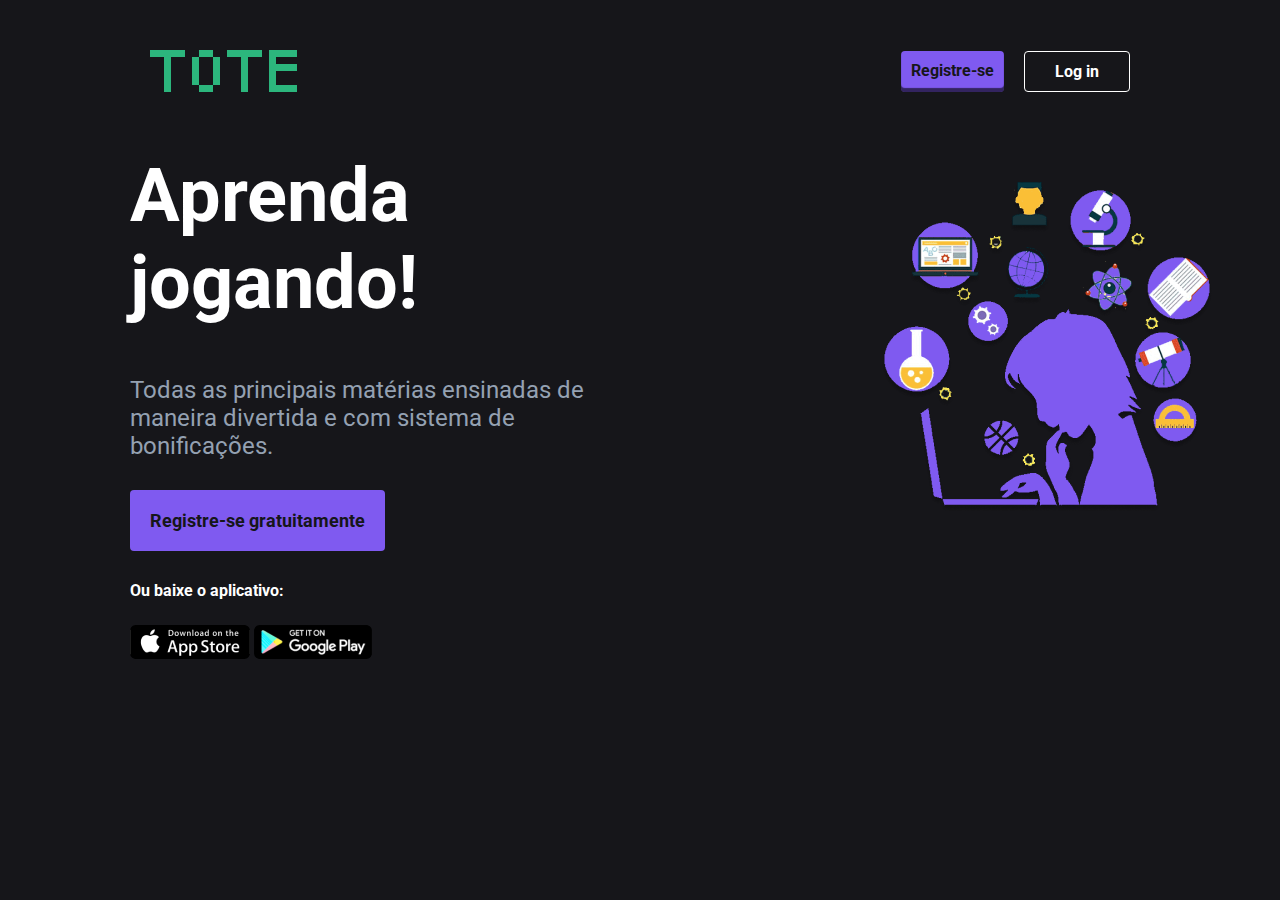
<file: index.html>
<!DOCTYPE html>
<html lang="pt-BR">

<head>
    <meta charset="utf-8">
    <meta http-equiv="X-UA-Compatible" content="IE=edge">
    <meta name="viewport" content="width=device-width, initial-scale=1">

    <title>TOTE - Página Principal</title>
    <link rel="stylesheet" type="text/css" href="./css/style.css" />
    <link rel="stylesheet" type="text/css" href="./css/pagina-principal.css">
</head>

<body>
    
    <header>
        <img src="./img/TOTE.svg" alt="Logo TOTE">
        <nav>
            <a href="./pages/cadastro.html" class="button-regis">Registre-se</a>
            <a href="./pages/login.html" class="button-log">Log in</a>
        </nav>
    </header>

    <main>
        <section class="container">

            <div class="landing-text">
                <h1>Aprenda jogando!</h1>
                <p class="text">Todas as principais matérias ensinadas de maneira divertida e com sistema de bonificações.</p>
                <a href="./pages/cadastro.html" class="button-regis2">Registre-se gratuitamente</a>
                <a href="./pages/login.html" class="button-log hide">Log in</a>

                
                <div class="landing-social">
                    <p>Ou baixe o aplicativo:</p>
                    <img src="./img/apple-store.png" alt="Download App Store">
                    <img src="./img/google-play.png" alt="Download Google Play">
                </div>
            </div>


                <div class="landing-image">
                    <img src="./img/INICIO.png" alt="Imagem Institucional">
                </div>
        </section>
    </main>

</body>

</html>
</file>
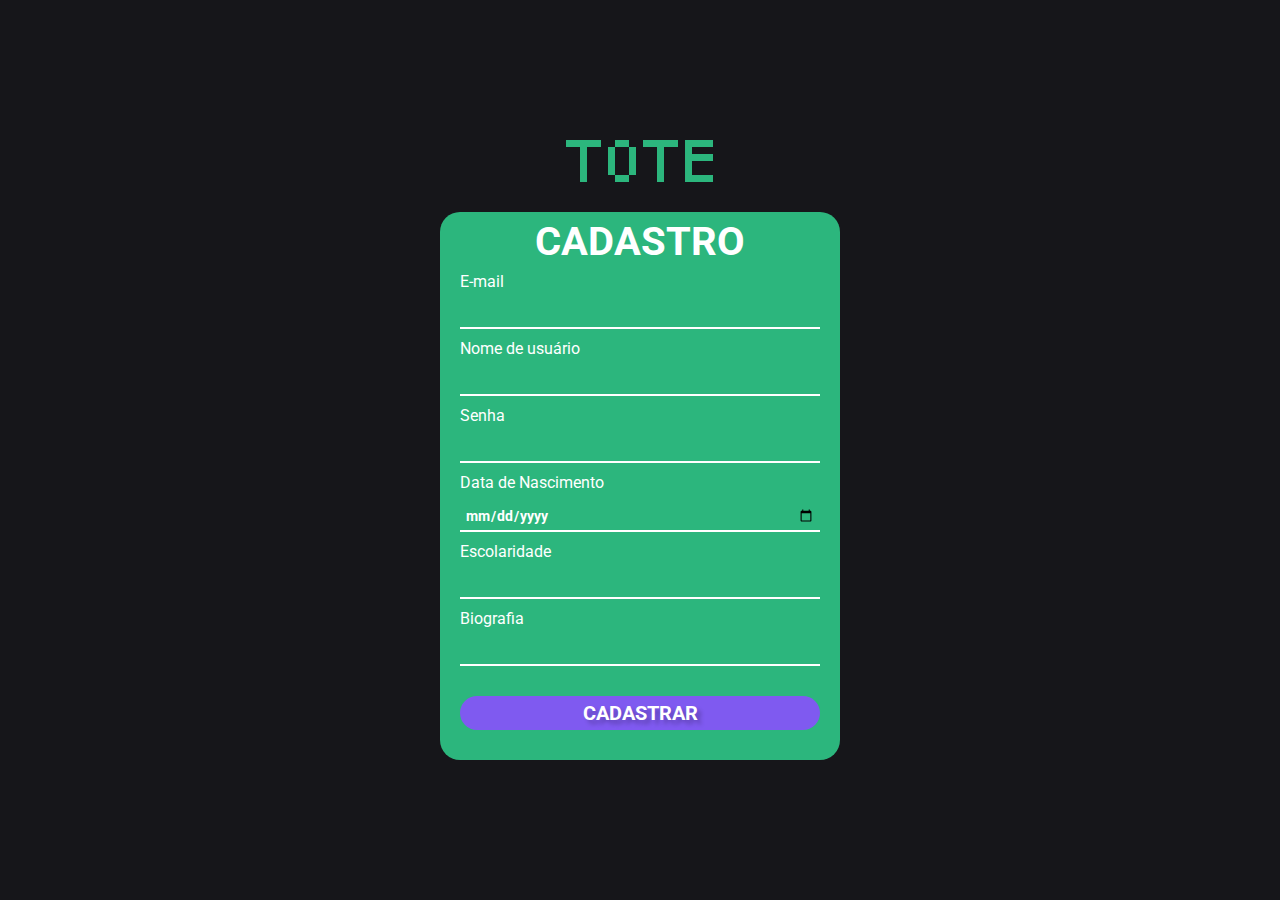
<file: pages/cadastro.html>
<!DOCTYPE html>
<html lang="pt-BR">

<head>
    <meta charset="utf-8">
    <meta http-equiv="X-UA-Compatible" content="IE=edge">
    <meta name="viewport" content="width=device-width, initial-scale=1">

    <title>TOTE</title>
    <link rel="stylesheet" type="text/css" href="../css/style.css" />
    <link rel="stylesheet" type="text/css" href="../css/cadastro.css" />
</head>


<body>
    <section class="section-login">
        <img class="logo" src="../img/TOTE.svg" alt="Logo TOTE">
        <div class="login-box">

            <h1>CADASTRO</h1>

            <div class="input-box">
                <label>E-mail</label>
                <input type="email" autocomplete="on">
            </div>

            <div class="input-box">
                <label>Nome de usuário</label>
                <input type="text" autocomplete="on">
            </div>

            <div class="input-box">
                <label>Senha</label>
                <input type="password" autocomplete="on">
            </div>

            <div class="input-box">
                <label>Data de Nascimento</label>
                <input type="date" autocomplete="on">
            </div>

            <div class="input-box">
                <label>Escolaridade</label>
                <input type="text" autocomplete="on">
            </div>
            <div class="input-box">
                <label>Biografia</label>
                <input type="text" autocomplete="on">
            </div>


            <div class="button-box">
                <a href="login.html"><button id="login" class="button-regis2">CADASTRAR</button></a>
            </div>
        </div>

    </section>

</body>

</html>
</file>
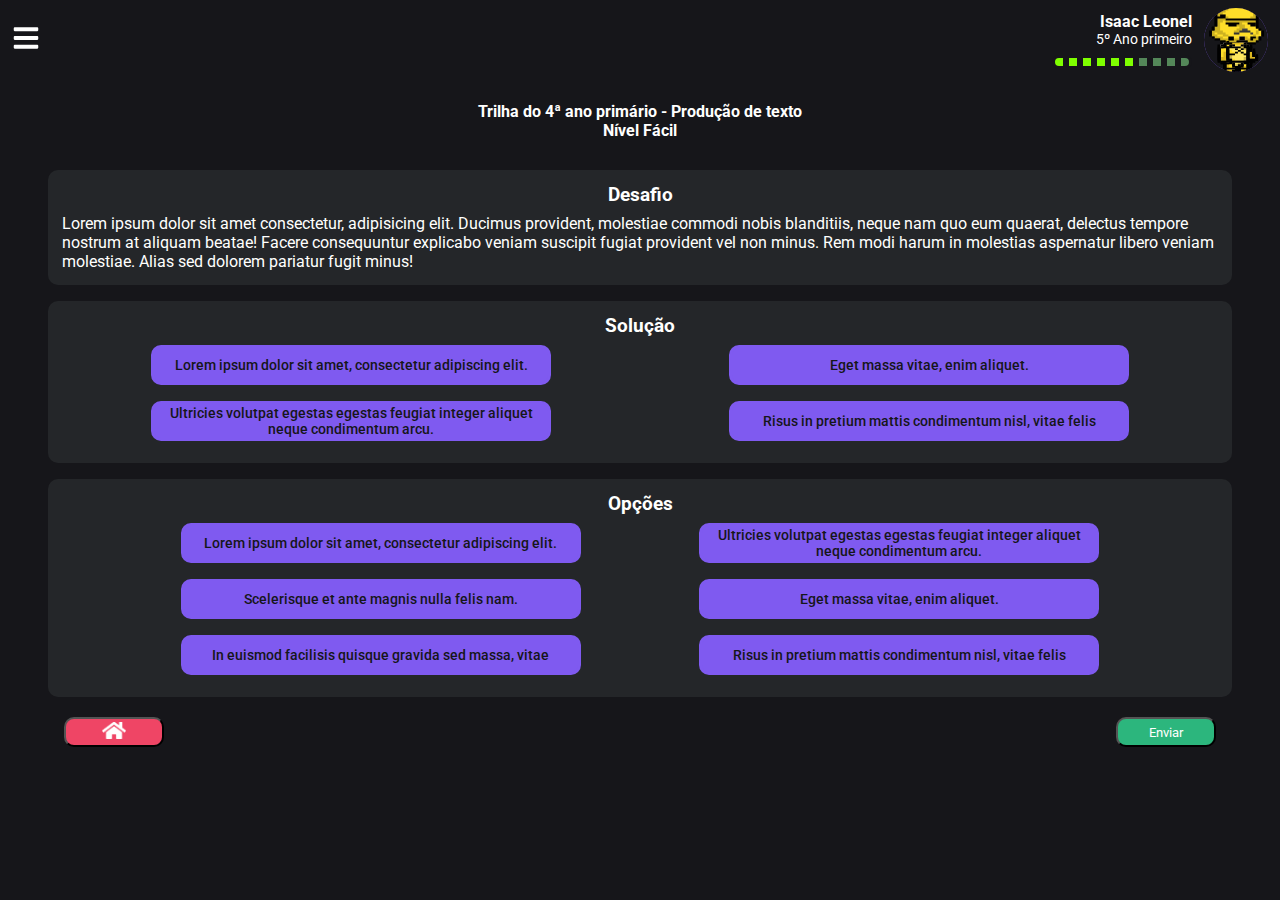
<file: pages/challenge.html>
<!DOCTYPE html>
<html lang="en">
  <head>
    <meta charset="UTF-8" />
    <meta http-equiv="X-UA-Compatible" content="IE=edge" />
    <meta name="viewport" content="width=device-width, initial-scale=1.0" />
    <title>TOTE - Challenge</title>
    <link rel="stylesheet" href="../css/style.css" />
    <link rel="stylesheet" href="../css/challenge.css" />
    <link rel="stylesheet" href="../css/modalVictory.css">
  </head>
  <body>
    <header>
      <div>
        <img class="hamburger-menu" src="../img/home-bar.svg" alt="" />
      </div>
      <div id="user-card">
        <div id="user-data">
          <span class="user-name">Isaac Leonel</span>
          <span class="user-email">5º Ano primeiro</span>
          <div id="exp-bar">
            <span class="gotten"></span>
            <span class="gotten"></span>
            <span class="gotten"></span>
            <span class="gotten"></span>
            <span class="gotten"></span>
            <span class="gotten"></span>
            <span></span>
            <span></span>
            <span></span>
            <span></span>
          </div>
        </div>
        <div id="user-avatar">
          <img src="../img/charAluno.svg" alt="" />
        </div>
      </div>
    </header>
    <div id="content">
      <div class="challenge-info">
        <h2>Trilha do 4ª ano primário - Produção de texto</h2>
        <h4>Nível Fácil</h4>
      </div>
      <div class="box challenge-description">
        <h3>Desafio</h3>
        <p>
          Lorem ipsum dolor sit amet consectetur, adipisicing elit. Ducimus
          provident, molestiae commodi nobis blanditiis, neque nam quo eum
          quaerat, delectus tempore nostrum at aliquam beatae! Facere
          consequuntur explicabo veniam suscipit fugiat provident vel non minus.
          Rem modi harum in molestias aspernatur libero veniam molestiae. Alias
          sed dolorem pariatur fugit minus!
        </p>
      </div>
      <div class="box">
        <h3>Solução</h3>
        <div class="options">
          <span class="button-option"
            >Lorem ipsum dolor sit amet, consectetur adipiscing elit.</span
          >
          <span class="button-option">Eget massa vitae, enim aliquet. </span>
          <span class="button-option"
            >Ultricies volutpat egestas egestas feugiat integer aliquet neque
            condimentum arcu.</span
          >
          <span class="button-option"
            >Risus in pretium mattis condimentum nisl, vitae felis</span
          >
        </div>
      </div>
      <div class="box">
        <h3>Opções</h3>
        <div class="options">
          <a onclick="abrir()" href="#modal">
          <button class="button-option" type="button">
            Lorem ipsum dolor sit amet, consectetur adipiscing elit.
          </button></a>
          <a onclick="abrir()" href="#modal"><button class="button-option" type="button">
            Ultricies volutpat egestas egestas feugiat integer aliquet neque
            condimentum arcu.
          </button></a>
          <a onclick="abrir()" href="#modal"> <button class="button-option" type="button">
            Scelerisque et ante magnis nulla felis nam.
          </button></a>
          <a onclick="abrir()" href="#modal"> <button class="button-option" type="button">
            Eget massa vitae, enim aliquet.
          </button></a>
          <a onclick="abrir()" href="#modal"> <button class="button-option" type="button">
            In euismod facilisis quisque gravida sed massa, vitae
          </button></a>
          <a onclick="abrir()" href="#modal"> <button class="button-option" type="button">
            Risus in pretium mattis condimentum nisl, vitae felis
          </button></a>
        </div>
      </div>
    </div>

    

      <!-- footer -->
    <div class="footer">
      <button class="button-home" type="button">
        <a href="../pages/dashboard.html"><img src="../img/home Icon.png" alt="Home" /></a>
      </button>
      <a href="../pages/challengeFailed.html"><button class="button-send" type="button">Enviar</button></a>


      <!-- MODAL -->
      <div id= "modal" class="modal">
        <div class="modal-container">
            <div class="profile-about">
              <div class="titleModal">
                <h1>PARABÉNS</h1>
              </div>
              <div class="containerVictory">
                <div class="modalStars">
                   <img src="../img/stars.svg" alt="" srcset="">
                </div>
                <div class="modalChar">
                  <img src="../img/charFeliz.png" alt="" srcset="">
                </div>
                <div id="exp-bar">
                  <span class="gotten"></span>
                  <span class="gotten"></span>
                  <span class="gotten"></span>
                  <span class="gotten"></span>
                  <span class="gotten"></span>
                  <span class="gotten"></span>
                  <span class="gotten"></span>
                  <span></span>
                  <span></span>
                  <span></span>
                  
                </div>
                <p>+45 XP</p>
                
                <div>
                  <h2>ITENS CONQUISTADOS</h2>
                  <ul class="containerItens">
                    <li class="itemCard"> 
                      <img src="../img/espada.png">
                      <p>Espada <br>de Bhaskara</p>
                    </li>
                    <li class="itemCard"> 
                      <img src="../img/espada.png">
                      <p>Espada <br>de Bhaskara</p>
                    </li>
                    <li class="itemCard"> 
                      <img src="../img/espada.png">
                      <p>Espada <br>de Bhaskara</p>
                    </li>
                  </ul>
                </div>
              </div>
              <a href="dashboard.html" class="buttomVic"><button>CONTINUE</button></a>
              <a href="dashboard.html" class="backtomenu">VOLTAR AO MENU</a>
            
            </div>
        </div>

        <div>
            <a onclick="fechar()" class="fechar" href=""><img src="../img/Buttom Close.png" alt=""></a>
        </div>
    </div>

    <script src="../js/modal.js"></script>
  </body>
</html>
</file>
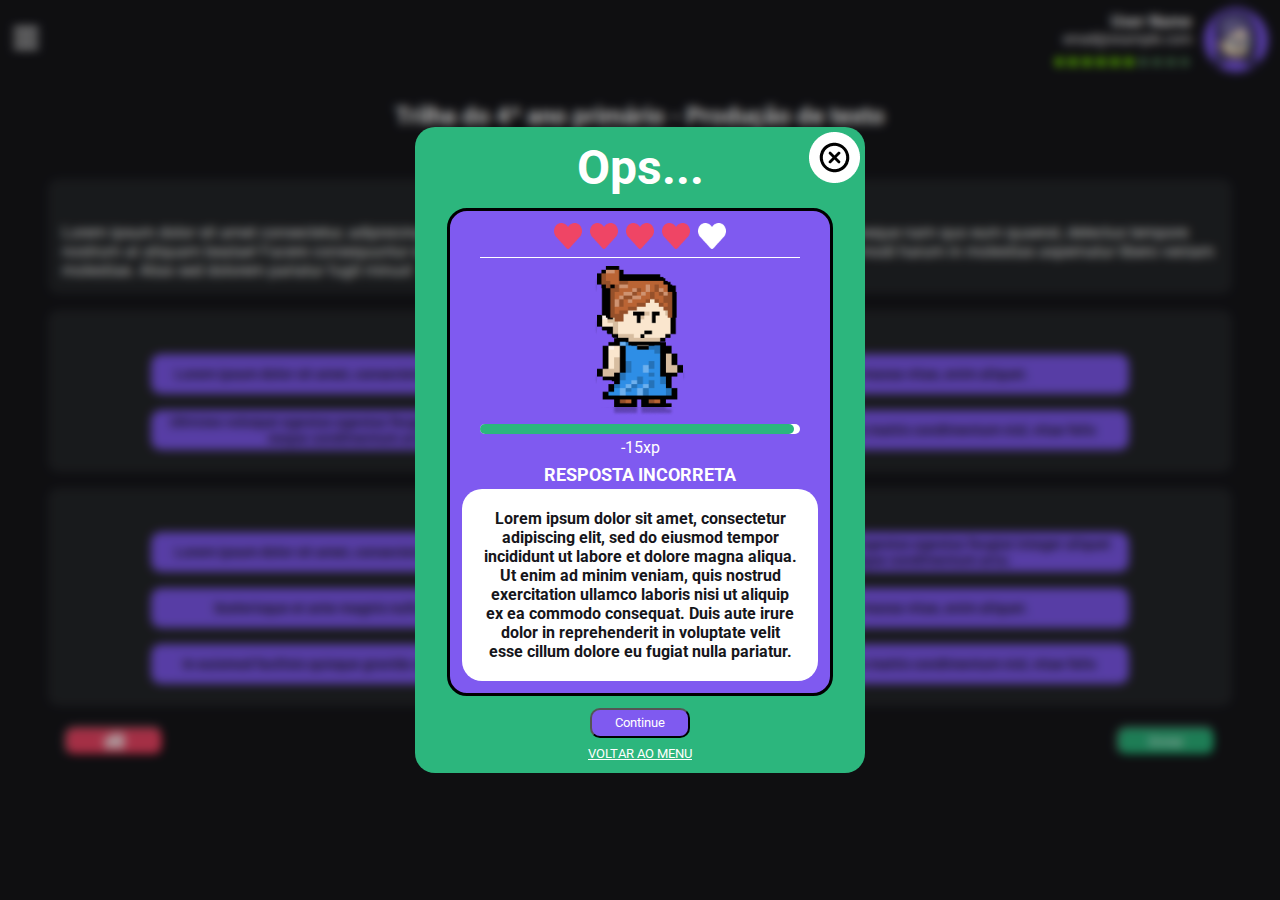
<file: pages/challengeFailed.html>
<!DOCTYPE html>
<html lang="en">
  <head>
    <meta charset="UTF-8" />
    <meta http-equiv="X-UA-Compatible" content="IE=edge" />
    <meta name="viewport" content="width=device-width, initial-scale=1.0" />
    <title>TOTE - Challenge</title>
    <link rel="stylesheet" href="../css/style.css" />
    <link rel="stylesheet" href="../css/challenge.css" />
  </head>
  <body>
    <header>
      <div>
        <img class="hamburger-menu" src="../img/home-bar.svg" alt="" />
      </div>
      <div id="user-card">
        <div id="user-data">
          <span class="user-name">User Name</span>
          <span class="user-email">email@example.com</span>
          <div id="exp-bar">
            <span class="gotten"></span>
            <span class="gotten"></span>
            <span class="gotten"></span>
            <span class="gotten"></span>
            <span class="gotten"></span>
            <span class="gotten"></span>
            <span></span>
            <span></span>
            <span></span>
            <span></span>
          </div>
        </div>
        <div id="user-avatar">
          <img src="../img/avatar-purple.png" alt="" />
        </div>
      </div>
    </header>
    <div id="content">
      <div class="challenge-info">
        <h2>Trilha do 4ª ano primário - Produção de texto</h2>
        <h4>Nível Fácil</h4>
      </div>
      <div class="box challenge-description">
        <h3>Desafio</h3>
        <p>
          Lorem ipsum dolor sit amet consectetur, adipisicing elit. Ducimus
          provident, molestiae commodi nobis blanditiis, neque nam quo eum
          quaerat, delectus tempore nostrum at aliquam beatae! Facere
          consequuntur explicabo veniam suscipit fugiat provident vel non minus.
          Rem modi harum in molestias aspernatur libero veniam molestiae. Alias
          sed dolorem pariatur fugit minus!
        </p>
      </div>
      <div class="box">
        <h3>Solução</h3>
        <div class="options">
          <span class="button-option"
            >Lorem ipsum dolor sit amet, consectetur adipiscing elit.</span
          >
          <span class="button-option">Eget massa vitae, enim aliquet. </span>
          <span class="button-option"
            >Ultricies volutpat egestas egestas feugiat integer aliquet neque
            condimentum arcu.</span
          >
          <span class="button-option"
            >Risus in pretium mattis condimentum nisl, vitae felis</span
          >
        </div>
      </div>
      <div class="box">
        <h3>Opções</h3>
        <div class="options">
          <button class="button-option" type="button">
            Lorem ipsum dolor sit amet, consectetur adipiscing elit.
          </button>
          <button class="button-option" type="button">
            Ultricies volutpat egestas egestas feugiat integer aliquet neque
            condimentum arcu.
          </button>
          <button class="button-option" type="button">
            Scelerisque et ante magnis nulla felis nam.
          </button>
          <button class="button-option" type="button">
            Eget massa vitae, enim aliquet.
          </button>
          <button class="button-option" type="button">
            In euismod facilisis quisque gravida sed massa, vitae
          </button>
          <button class="button-option" type="button">
            Risus in pretium mattis condimentum nisl, vitae felis
          </button>
        </div>
      </div>
    </div>
    <div class="footer">
      <button class="button-home" type="button">
        <img src="../img/home Icon.png" alt="Home" />
      </button>
     <button class="button-send" type="button">Enviar</button>
    </div>
    <div class="blur">
      <div class="card">
        <a href="./challenge.html" class="close-button">
          <img src="../img/buttom-close.png" alt="" />
        </a>
        <h1>Ops...</h1>
        <div class="inside-card">
          <div class="heart-bar">
            <img src="../img/heartFull.png" alt="heartFull" />
            <img src="../img/heartFull.png" alt="heartFull" />
            <img src="../img/heartFull.png" alt="heartFull" />
            <img src="../img/heartFull.png" alt="heartFull" />
            <img src="../img/HeartEmpt.png" alt="heartEmpt" />
          </div>
          <img class="avatar-card" src="../img/charGirl.png" alt="charGirl" />
          <div class="xp-bar">
            <div class="porcetagem"></div>
          </div>
          <p class="xplevel">-15xp</p>
          <p class="challenge-result">Resposta incorreta</p>
          <div class="content-card">
            <p>
              Lorem ipsum dolor sit amet, consectetur adipiscing elit, sed do
              eiusmod tempor incididunt ut labore et dolore magna aliqua. Ut
              enim ad minim veniam, quis nostrud exercitation ullamco laboris
              nisi ut aliquip ex ea commodo consequat. Duis aute irure dolor in
              reprehenderit in voluptate velit esse cillum dolore eu fugiat
              nulla pariatur.
            </p>
          </div>
        </div>
        <div class="continue-card">
          <button class="continue-button" type="button">Continue</button>
        </div>
        <a class="return-menu" href="../index.html">VOLTAR AO MENU</a>
      </div>
    </div>
  </body>
</html>
</file>
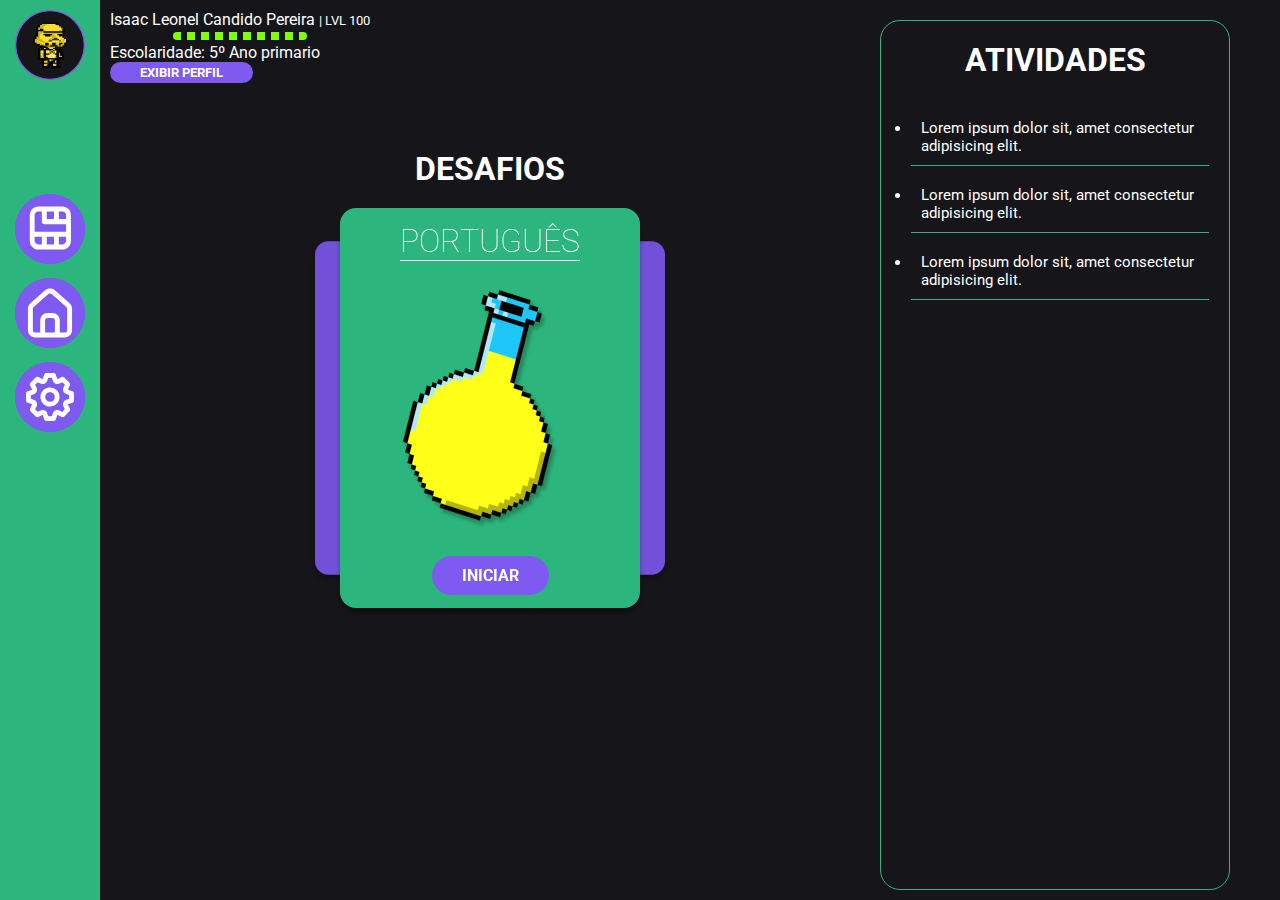
<file: pages/dashboard.html>
<!DOCTYPE html>
<html lang="pt-BR">

<head>
    <meta charset="utf-8">
    <meta http-equiv="X-UA-Compatible" content="IE=edge">
    <meta name="viewport" content="width=device-width, initial-scale=1">

    <title>TOTE - Dashboard</title>
    <link rel="stylesheet" type="text/css" href="../css/style.css" />
    <link rel="stylesheet" href="../css/modalStyle.css">
    <link rel="stylesheet" type="text/css" href="../css/dashboard-estudante.css">
</head>

<body>
    <div class="flexbox">
        <!-- PAINEL LATERAL -->
        <nav class="painel">
            <div class="charPerson">
                <img src="../img/charAluno.svg">
            </div>
            <div class="buttonsRight">
                <a class="buttomR"><img src="../img/dash.svg"></a>
                <a href="../index.html" class="buttomR"><img src="../img/buttomHome.svg"></a>
                <a onclick="abrir()" class="buttomR"><img src="../img/ButtomConfig.svg"></a>
                <a class="buttomE"><img src="../img/TASK.svg"></a>
            </div>
        </nav>
        <div class="miniPerfil">
            <a class="nomePerfil"> Isaac Leonel Candido Pereira <span>| LVL 100</span></a>
            <div id="exp-bar">
                <span class="gotten"></span>
                <span class="gotten"></span>
                <span class="gotten"></span>
                <span class="gotten"></span>
                <span class="gotten"></span>
                <span class="gotten"></span>
                <span></span>
                <span></span>
                <span></span>
                <span></span>
            </div>
            <p>Escolaridade: 5º Ano primario</p>
            <a onclick="abrir()" class="buttom-editarP"><button>EXIBIR PERFIL</button></a>
        </div>
        <!-- Carousel -->
        <div class="container">
            <h1>DESAFIOS</h1>
            <div class="card-carousel">
                <div class="card green" id="1">
                    <h1>PORTUGUÊS</h1>
                    <img src="../img/CIENCIAS.png">
                    <a href="../pages/challenge.html" class="card-buttom-violetB"><button>INICIAR</button></a>
                </div>
                <div class="card violet" id="2">
                    <h1>PORTUGUÊS</h1>
                    <img src="../img/CIENCIAS.png">
                    <a href="../pages/challenge.html" class="card-buttom-greenB "><button>INICIAR</button></a>
                </div>
                <div class="card green" id="3">
                    <h1>PORTUGUÊS</h1>
                    <img src="../img/CIENCIAS.png">
                    <a href="../pages/challenge.html" class="card-buttom-violetB"><button>INICIAR</button></a>
                </div>
                <div class="card violet" id="4">
                    <h1>PORTUGUÊS</h1>
                    <img src="../img/CIENCIAS.png">
                    <a href="../pages/challenge.html" class="card-buttom-greenB"><button>INICIAR</button></a>
                </div>
                <div class="card green" id="5">
                    <h1>PORTUGUÊS</h1>
                    <img src="../img/CIENCIAS.png">
                    <a href="../pages/challenge.html" class="card-buttom-violetB"><button>INICIAR</button></a>
                </div>
            </div>
            <a href="#" class="visuallyhidden card-controller">Carousel controller</a>
        </div>
        <!-- ATIVIDADES -->
        <div class="tasks">
            <h1>ATIVIDADES</h1>
            <ul id="task">
                <li>
                    <a href="">Lorem ipsum dolor sit, amet consectetur adipisicing elit. </a>
                </li>
                <li>
                    <a href="">Lorem ipsum dolor sit, amet consectetur adipisicing elit. </a>
                </li>
                <li>
                    <a href="">Lorem ipsum dolor sit, amet consectetur adipisicing elit. </a>
                </li>
            </ul>
        </div>
    </div>
    </div>
    <!-- ATIVIDADES -->

    <!--MODAL-->
    <div class="modal">
        <div class="modal-container">
            <div class="profile-about">
                <div class="avatar">
                    <div>
                        <h3>Golden <br> Stormtrooper</h3>
                    </div>
                    <div class="charModal">
                        <img src="../img/GoldStorm 2.png" alt="">
                    </div>
                    <div>
                        <p>XP 100/100</p>
                        <div id="exp-bar">
                            <span class="gotten"></span>
                            <span class="gotten"></span>
                            <span class="gotten"></span>
                            <span class="gotten"></span>
                            <span class="gotten"></span>
                            <span class="gotten"></span>
                            <span></span>
                            <span></span>
                            <span></span>
                            <span></span>
                        </div>
                        <div>

                        </div>
                    </div>
                </div>
                <div class="about">
                    <div class="perfil">
                        <h3>Perfil</h3>
                        <ul>
                            <li>
                                <p>ALUNO: Isaac Leonel Candido </p>
                            </li>
                            <li>
                                <p>ID: #66318764</p>
                            </li>
                            <li>
                                <p>IDADE: 17 anos</p>
                            </li>
                            <li>
                                <p>ESCOLARIDADE: 5º Ano primario</p>
                            </li>
                            <li>
                                <p>Level: 100</p>
                            </li>
                            <li>
                                <p>CONTA: Premium 3</p>
                            </li>
                        </ul>
                    </div>
                    <div class="sobre">
                        <h3>Sobre</h3>
                        <p>Lorem ipsum dolor sit amet consectetur adipisicing elit. Praesentium, incidunt vel? Quidem
                            ipsam id quibusdam nihil, vel, assumenda soluta ad suscipit obcaecati dolores porro
                            voluptatum aperiam natus nam aut provident.</p>
                    </div>
                </div>
            </div>
            <div class="medals">
                <div class="container-medals">
                    <h3>MEDALHAS</h3>
                    <ul class="medalhas">
                        <li>
                            <img src="../img/2 color ribbon.png" alt="">
                        </li>
                        <li>
                            <img src="../img/Blue ribbon.png" alt="">
                        </li>
                        <li>
                            <img src="../img/Violet ribbon.png" alt="">
                        </li>
                    </ul>
                </div>
                <div class="container-medals">
                    <h3>BRASÃO</h3>
                    <ul class="medalhas">
                        <li>
                            <img src="../img/Empty.png" alt="">
                        </li>
                    </ul>
                </div>
            
            </div>
        </div>

        <div>
            <a onclick="fechar()" class="fechar" href=""><img src="../img/Buttom Close.png" alt=""></a>
        </div>
    </div>



</body>

<script src="../js/carousel.js"></script>
<script src="../js/modal.js"></script>

</html>
</file>
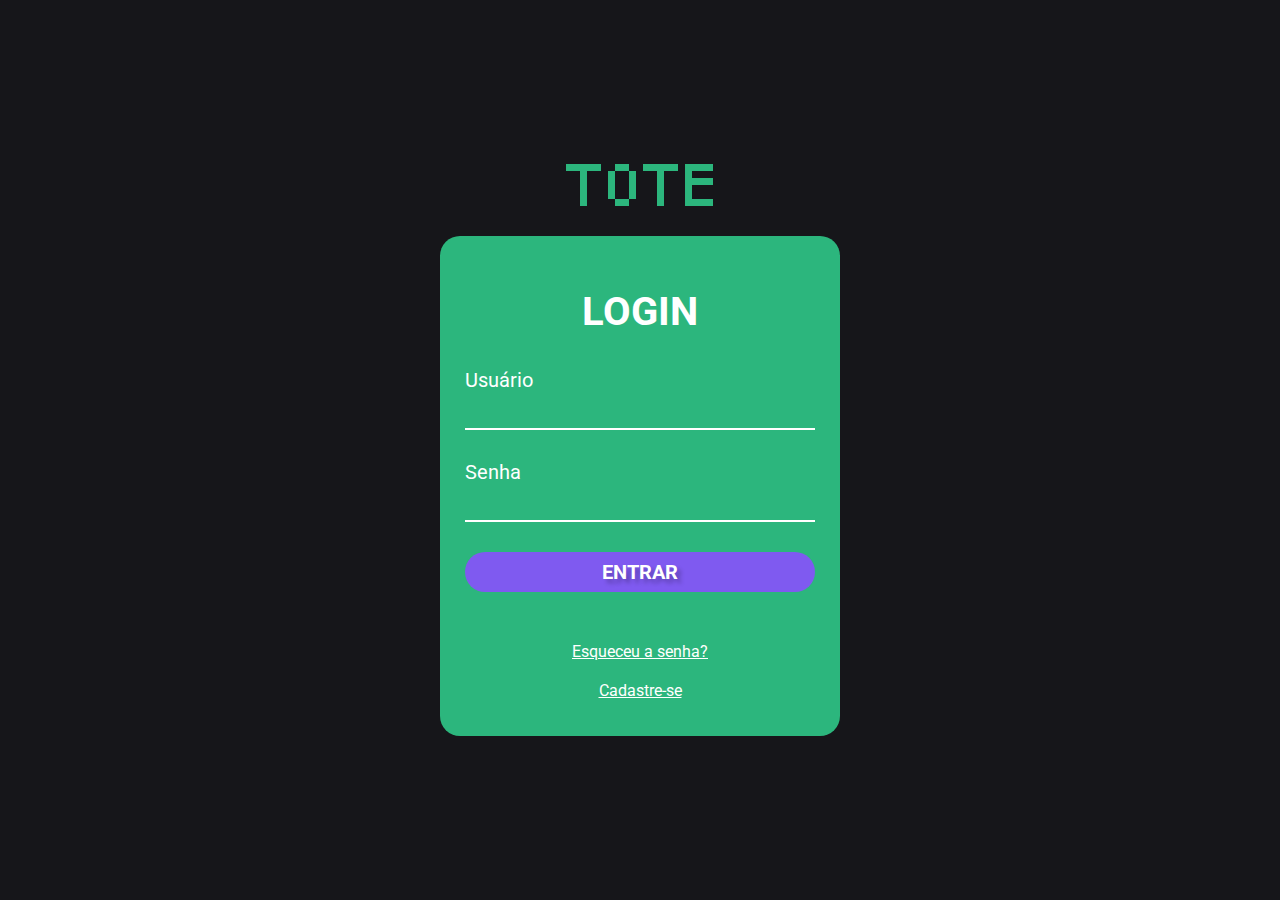
<file: pages/login.html>
<!DOCTYPE html>
<html lang="pt-BR">

<head>
    <meta charset="utf-8">
    <meta http-equiv="X-UA-Compatible" content="IE=edge">
    <meta name="viewport" content="width=device-width, initial-scale=1">

    <title>TOTE</title>
    <link rel="stylesheet" type="text/css" href="../css/style.css" />
    <link rel="stylesheet" type="text/css" href="../css/login.css" />
</head>


<body>

    <section class="section-login">
        <img class="logo" src="../img/TOTE.svg" alt="Logo TOTE">
        <div class="login-box">

            <h1>LOGIN</h1>

            <div class="input-box">
                <label>Usuário</label>
                <input type="email" autocomplete="on">
            </div>

            <div class="input-box">
                <label>Senha</label>
                <input type="password" autocomplete="on">
            </div>


            <div class="button-box">
                <a href="dashboard.html"><button id="login" class="button-regis2">ENTRAR</button></a>

                <a href="#">Esqueceu a senha?</a>
                <a href="cadastro.html">Cadastre-se</a>
            </div>
        </div>

    </section>

</body>

</html>
</file>
<file: css/style.css>
@import url('https://fonts.googleapis.com/css2?family=Roboto:wght@400;700&display=swap');

:root {
   --background-dark: #16161a;
   --text-light: #fffffe;
   --text-dark: #16161a;
   --gray: #94a1b2;
   --dark-grey: #242629;
   --purple:#7f5af0;
   --button-text: #fffffe;
   --green: #2cb67d;
   --red: #EF4565;

}

* {
    padding: 0;
    margin: 0;
    outline: 0;
    box-sizing: border-box;
    font-family: "Roboto" ,-apple-system, BlinkMacSystemFont, 'Segoe UI', Oxygen, Ubuntu, Cantarell, 'Open Sans', 'Helvetica Neue', sans-serif;
}

body {
    background: var(--background-dark);
    width: 100%;
    height: 100vh;
}

button {
    cursor: pointer;
}

a {
    text-decoration: none;
    color: var(--text-light);
}


.xp-bar {
    background-color: #fff;
    width: 90%;
    height: 10px;
    border-radius: 10px;

}

.porcetagem {
    border-radius: 10px;
    background: #2CB67D;
    height: 10px;
    width: 98%;
}

.green {
    background-color: #2CB67D;
}

.violet {
    background-color: #7F5AF0;
}
</file>
<file: css/pagina-principal.css>
header {
    display: flex;
    justify-content: space-between;
    align-items: center;
    padding: 50px 150px;
}

header nav {
   display: flex;
}

.container {
    display: flex;
    margin-top: 10px;
    padding: 0px 130px;
}

.landing-text {
    width: 50%;
}

.landing-text h1 {
    font-size: 74px;
    color: #fff;
}

.landing-text .text {
    font-size: 24px;
    color: #94A1B2;

    margin: 50px 0px;
}


.landing-image {
    width: 30%;
}

.landing-image img {
    margin-left: 205px;
}

.landing-social {
    margin-top: 50px;
}

.landing-social p {
    color: white;
    font-weight: bold;
    margin-bottom: 25px;
}

.button-regis {
    padding: 10px;
    border-radius: 4px;
    background: #7F5AF0;
    border: none;
    color: #16161A;
    font-weight: bold;
    box-shadow: inset 0px -4px 1px rgba(0, 0, 0, 0.6);
    margin-right: 10px;
}

.button-regis2 {
    padding: 20px;
    border-radius: 4px;
    background: #7F5AF0;
    border: none;
    color: #16161A;
    font-weight: bold;
    font-size: 18px;
}


.button-log {
    margin-left: 10px;
    padding: 10px 30px;
    border-radius: 4px;
    background: #16161A;
    border: 1px solid #fff;
    color: #fff;
    font-weight: bold;
}

.hide {
    display: none;
}


/* Responsividade */

/* Desktops pequenos */
@media (max-width: 1024px) {

    header {
        padding: 50px 200px;
    }

    .landing-text {
        width: 100%;
        text-align: center;
    }

    .landing-image{
        width: 100%;
        text-align: center;
    }


    .button-regis {
        display: none;
    }

   .container {
       flex-direction: column;
       align-items: center;
       padding: 0px 70px;
   }
}

/* Tablet */
@media (max-width: 767px) {

    header {
        flex-direction: column;
    }

    header .button-log {
        display: none;
    }

    .landing-image {
        display: none;
    }

    .landing-social {
        margin-top: 30px;
    }
    
    .landing-text {
        display: flex;
        flex-direction: column;
    }

    .hide {
        display: inline;
        padding: 20px;
        margin-left: 0;
        margin-top: 10px;
    }
}

/* Celular */
@media (max-width: 480px) {
    
    .container {
        text-align: center;
    }


    .landing-social {
        margin-top: 70px;
    }

    
    .landing-text h1 {
        font-size: 60px;
    }

    .landing-text .text {
        font-size: 20px;

        margin: 50px 0px;
    }
}
</file>
<file: css/cadastro.css>
body {
    background: #16161a;
    height: 100%;
}

.section-login {
    width: 100vw;
    height: 100vh;
    display: flex;
    justify-content: center;
    align-items: center;
    color: white;
    flex-direction: column;
}

.logo{
    margin-bottom: 30px;
}

.login-box {
    width: 400px;
    height: fit-content;
    background: #2cb67d;
    border-radius: 20px;
    padding: 0px 20px;
}

.login-box h1 {
    text-align: center;
    color: #fff;
    font-size: 40px;
    line-height: 60px
}

.input-box {
    display: flex;
    flex-direction: column;
    color: #FFF;
    font-weight: 400;
}

.input-box label {
    font-size: 16px;
    margin-bottom: 10px;
}

.input-box input {
    background-color: transparent;
    border: none;
    border-bottom: 2px solid white;
    margin-bottom: 10px;
    color: #fff;
    font-size: 14px;
    font-weight: bold;

    padding: 5px;
}

.input-box input:focus {
    outline: none;
}

.button-box {
    display: flex;
    flex-direction: column;
    text-align: center;
}

.button-regis2 {
    padding: 5px;
    border-radius: 20px;
    background: #7F5AF0;
    border: none;
    color: #fff;
    font-weight: bold;
    font-size: 20px;
    width: 100%;
    text-shadow: 4px 4px 4px rgba(0, 0, 0, 0.25);
    margin-bottom: 30px;
    margin-top: 20px;
}

@media (max-width: 480px) {
    body {
        background: #2cb67d;
        height: 100%;
    }
}
</file>
<file: css/challenge.css>
body {
  color: var(--text-light);
}

header{
  display: flex;
  flex: 1;
  max-height: 80px;
  flex-direction: row;
  justify-content: space-between;
  align-items: center;
  padding: 12px;
}

.hamburger-menu {
  width: 28px;
  height: 28px;
}

#user-card{
  display: flex;
  flex-direction: row;
  align-items: center;
}

#user-data{
  margin-right: 12px;
  display: flex;
  flex-direction: column;
  align-items: flex-end;
  
}
#user-avatar{
  background: var(--purple);
  width: 64px;
  height: 64px;
  border-radius: 50%;
  overflow: hidden;
  display: flex;
  justify-content: center;
  align-items: center;
}

#user-avatar img{
  max-height: inherit;
  max-width: inherit;
}

.user-name{
  font-size: 16px;
  font-weight: bold;
}

.user-email{
  font-size: 14px;
}

#exp-bar{
  display: flex;
  flex-direction: row;
  justify-content: center;
  align-items: center;
  width: 140px;
  margin-top: 8px;
}

#exp-bar span {
  width: 14px;
  height: 14px;
  background: #548759;
  border: 3px solid var(--background-dark);
}

#exp-bar span.gotten {
  background: chartreuse;
}

#exp-bar span:first-of-type {
  border-radius: 50% 0 0 50%;
}

#exp-bar span:last-of-type {
  border-radius: 0 50% 50% 0;
}

#content {
  display: flex;
  width: 100%;
  flex-direction: column;
  align-items: center;
}

#content > div {
  margin: 8px 48px;
  padding: 14px;
  display: flex;
  justify-content: center;
  align-items: center;
  flex-direction: column;
}

#content .challenge-description p {
  margin-top: 8px;
}

#content .challenge-info h3 {
  font-weight: normal;
  margin-top: 8px;
}

#content .box {
  background: var(--dark-grey);
  border-radius: 10px;
}

.options {
  display: flex;
  flex: 1;
  flex-direction: row;
  flex-wrap: wrap;
  justify-content: space-evenly;
}

.button-option {
  display: flex;
  width: 400px;
  background: var(--purple);
  border-radius: 10px;
  height: 40px;
  margin: 8px auto;
  border: 3px solid var(--purple);
  outline: 0;
  transition: all .2s;
  font-size: 14px;
  font-weight: 500;
  justify-content: center;
  align-items: center;
  padding: 12px;
  text-align: center;
  color: var(--text-dark);
}

button.button-option:hover {
  border-color: var(--green);
  background-color: var(--green) ;
}

div.footer {
  display: flex;
  flex-direction: row;
  justify-content: space-between;
  align-items: center;
  width: 90%;
  margin: auto;
  padding: 12px 0;
 }

.button-home{
  display: flex;
  width: 100px;
  height: 30px;
  background: var(--red);
  border-radius: 10px;
  align-items: center;
  justify-content: center;
}

.button-home img{
  max-width: 25px;
  max-height: 25px;
}

.button-send{
  display: flex;
  width: 100px;
  height: 30px;
  color: var(--text-light);
  background: var(--green);
  border-radius: 10px;
  align-items: center;
  justify-content: center;
}

.blur{
  height: 100vh;
  width: 100vw;
  background: #00000050;
  position: absolute;
  top:0;
  right: 0;
  backdrop-filter: blur(5px);
  display: flex;
  justify-content: center;
  align-items: center;
}

.card {
  width: 450px;
  background: var(--green);
  display:flex;
  justify-content: center;
  align-items: center;
  flex-direction: column;
  border-radius: 20px;
  padding: 12px;
  position: relative;
}

.close-button {
  position: absolute;
  top: 5px;
  right: 5px;
}

.card h1 {
  font-size: 3rem;
}

.inside-card {
  display:flex;
  justify-content: center;
  align-items: center;
  flex-direction: column;
  border-radius: 20px;
  border: 3px solid #000;
  background-color: var(--purple);
  margin: 12px 20px;
  padding: 12px; 
}
.heart-bar{
  padding-bottom: 8px;
  border-bottom: 1px solid #fff;
  display: flex;
  justify-content: center;
  width: 90%;
}

.heart-bar img{
  max-width: 28px;
  margin: 0 4px;
}
.avatar-card{
  max-height: 150px;
  margin: 8px auto;
}
.xplevel{
  margin: 4px auto;
}
.challenge-result{
  margin: 4px auto;
  text-transform: uppercase;
  font-weight: bold;
  font-size: 1.1rem;
}
.content-card{
  background-color: #fff;
  color: var(--text-dark);
  padding: 20px;
  border-radius: 20px;
}
.content-card p {
  text-align: center;
  font-weight: bold;
}
.title-card{
  justify-content: center;
  align-items: center;
  font-weight: 80px;
   
}

.avatar-card{
  align-items: center;
  justify-content: center;
}
.continue-button{
  display: flex;
  width: 100px;
  height: 30px;
  color: var(--text-light);
  background: var(--purple);
  border-radius: 10px;
  align-items: center;
  justify-content: center;
}

.return-menu{
  font-size: 0.8rem;
  text-decoration: underline;
  margin-top: 8px;

}



@media (max-width: 600px) {
  .button-option {
    width: 100%;
    max-width: 400px;
    min-width: 200px;
    height: 60px;
  }
}
</file>
<file: css/modalVictory.css>
.modal {
    width: 450px;
    height: 600px;
    background: #2CB67D;
    position: absolute;
    top: 50%;
    left: 50%;
    transform: translate(-50%, -50%);
    display: none;
    animation: animate;
    animation-duration: 800ms;
    border-radius: 20px;
    padding: 40px;
}

@keyframes animate {
    from {
        opacity: 1;
    }

    from {
        opacity: 0;
    }
}

.fechar img {
    width: 30px;
    height: 30px;
    border-radius: 50%;
    cursor: pointer;
    margin: 10px;
    position: absolute;
    top: 5px;
    right: 5px;
}

.fechar img:hover {
    width: 35px;
    height: 35px;
    transition: width 0.5s, height 0.5s;
}

.modal-container {
    display: flex;
    width: 100%;
    height: 100%;
    flex-direction: column;
}

.profile-about {
    display: flex;
    flex-direction: column;
    align-items: center;
    text-align: center;
    width: 100%;
    height: 250px;
    margin-top: 0px;
    justify-content: space-between;

}

.containerVictory {
    background-color: #7F5AF0;
    width: 115%;
    padding: 30px;
    border-radius: 20px;
    display: flex;
    flex-direction: column;
    text-align: center;
    justify-content: center;
    align-items: center;
}

.modalStars {
    margin-top: -20px;
}

.containerItens {
    display: flex;
    flex-direction: row;
    justify-content: center;
    align-items: center;
    text-align: center;
}

.containerItens li {
    list-style: none;
    margin: 5px;
}

h2 {
    font-size: 1rem;
}

.itemCard {
    background-color: #fff;
    color: #7F5AF0;
    font-weight: bold;
    padding: 10px;
    border-radius: 10px;
}

.itemCard img {
    width: 50px;
    height: 80px;
}

.modalChar img {
    width: 90px;
}

.buttomVic button {
    padding: 10px 30px;
    background-color: #7F5AF0;
    color: #fff;
    font-weight: bold;
    margin-top: 10px;
    border: none;
    border-radius: 20px;
}


.buttomVic button:hover {
    padding: 10px 35px;
    background-color: #7F5AF0;
    color: #fff;
    font-weight: bold;
    margin-top: 10px;
    transition: 0.3s;
    border: none;
    border-radius: 20px;
}

.backtomenu {
    margin-top: 10px;
    cursor: pointer;
    text-decoration: underline;
}

.titleModal h1 {
    margin-top: -20px;
    margin-bottom: 5px;
}

@media (max-width: 600px) {
    .modal {
        width: 100vw;
        height: 100vh;
        background: #2CB67D;
        position: absolute;
        top: 50%;
        left: 50%;
        transform: translate(-50%, -50%);
        display: none;
        animation: animate;
        animation-duration: 800ms;
        border-radius: 0px;
        padding: 40px;
    }

    .titleModal h1 {
        margin-top: 20px;
        margin-bottom: 10px;
    }


    .modalChar img {
        width: 130px;
    }
    .buttomVic button {
        padding: 10px 30px;
        background-color: #7F5AF0;
        color: #fff;
        font-weight: bold;
        margin-top: 40px;
        border: none;
        border-radius: 20px;
    }
    
}
</file>
<file: css/modalStyle.css>
.modal{
    width: 900px;
    height: 600px;
    background: #2CB67D;
    position: absolute;
    top: 50%;
    left: 50%;
    transform: translate(-50%,-50%);
    display: none;
    animation: animate;
    animation-duration: 800ms;
    border-radius: 20px;
    padding: 40px;
}

@keyframes animate{
    from{opacity: 1;}
    from{opacity: 0;}
}

.fechar img {
    width: 30px;
    height: 30px;
    border-radius:50%;
    cursor: pointer;
    margin: 10px;
    position: absolute;
    top: 5px;
    right: 5px;
}

.fechar img:hover {
    width: 35px;
    height: 35px;
    transition: width 0.5s, height 0.5s;
}

.modal-container {
    display: flex;
    width: 100%;
    height: 100%;
    flex-direction: column;
}

.profile-about {
    display: flex;
    width: 100%;
    height: 250px;
    margin-top: 20px;
    justify-content: space-between;
    flex-wrap: wrap;
}

.avatar{
    width: 300px;
    height: 300px;
    background: #16161A;
    border:solid 4px #7F5AF0;
    border-radius: 20px;
}

.about{
    width: 500px;
    height: 300px;
    background: #16161A;
    border:solid 4px #7F5AF0;
    border-radius: 20px;
    color: aliceblue;
    display: flex;
    flex-direction: row;
    padding: 4px;
    font-size: 1.3rem;
}

.medals{
    width: 100%;
    height: 200px;
    background: #16161A;
    margin-top: 60px;
    border:solid 4px #7F5AF0;
    border-radius: 20px;
    flex-direction: row;
    display: flex;
    justify-content: space-around;
}

.container-medals{
    display: flex;
    flex-direction: column;
    text-align: center;
    justify-content: center;
    color: white;
}

.container-medals h3 {
    margin: 0 auto;
}

.medalhas{
    display: flex;
    text-align: center;
    color: white;
}

.medalhas li{
    list-style: none;
}

.medalhas img{
    width: 80px;
    height: 80px;
}

.medalhas img:hover{
    width: 90px;
    height: 90px;
    transition: 0.3s;
}


.sobre , .perfil{
    display: flex;
    flex-direction: column;
    flex: 1;
    align-items: stretch;
    margin: 0 4px;   
}

.sobre p, .perfil li {
    background-color: #7F5AF0;
    border-radius: 10px;
    padding: 8px;
    margin: 8px 0;
    flex: 1;
    display: flex;
    font-family: sans-serif;
    font-size: 12px;
}

.perfil p{
    align-items: center;
}

.sobre h3 , .perfil h3 {
    text-align: center;
    margin: 8px 0;
}

hr {
    width: 80%;
}

.avatar img {
    left: 0;
    right: 0;
    margin: auto;
    display: block;
    width: 120px;
    padding-top: 10px;
}

.avatar img:hover{
    left: 0;
    right: 0;
    margin: auto;
    display: block;
    width: 130px;
    padding-top: 10px;
}

.avatar h3 {
    margin: 5px 10px;
    color: aliceblue;
    text-align: center;
    border-bottom: 1px solid #fff;
}

.avatar p {
    margin: 0 0;
    font-size: 10px;
    text-align: center;
    color: white;
}



#exp-bar{
    display: flex;
    flex-direction: row;
    justify-content: center;
    align-items: center;
    width: 140px;
    left: 0;
    right: 0;
    margin: auto;
  }
  
  #exp-bar span {
    width: 14px;
    height: 14px;
    background: chartreuse;
    border: 3px solid var(--background-dark);
  }
  
  #exp-bar span.gotten {
    background: chartreuse;
  }
  
  #exp-bar span:first-of-type {
    border-radius: 50% 0 0 50%;
  }
  
  #exp-bar span:last-of-type {
    border-radius: 0 50% 50% 0;
  }

  @media (max-width: 480px) {
    .modal{
        width: 100vw;
        height: 100vh;
        background: #2CB67D;
        position: absolute;
        top: 50%;
        left: 50%;
        transform: translate(-50%,-50%);
        display: none;
        animation: animate;
        animation-duration: 800ms;
        border-radius: 0px;
        padding: 40px;
    }
    
    .medals{
        width: 100%;
        height: 200px;
        background: #16161A;
        margin-top: 300px;
        border:solid 4px #7F5AF0;
        border-radius: 20px;
        flex-direction: row;
        display: flex;
        justify-content: space-around;
    }
    .avatar{
        width: 500px;
        height: 250px;
        background: #16161A;
        border:solid 4px #7F5AF0;
        border-radius: 20px;
    }
    .charModal img{
        width: 100px;
        height: 150px;
    }
    .perfil li {
        background-color: #7F5AF0;
        border-radius: 10px;
        padding: 8px;
        margin: 2px 0;
        flex: 1;
        display: flex;
        font-family: sans-serif;
        font-size: 10   px;
    }
    .medalhas li{
        list-style: none;   
    }
  }
</file>
<file: css/dashboard-estudante.css>
.painel {
    background-color: #2CB67D;
    width: 100px;
    height: 100vh;
    display: flex;
    align-items: center;
    text-align: center;
    flex-direction: column;
}

.charPerson img {
    max-width: 70px;
    max-height: 70px;
    margin-top: 10px;
}

.buttonsRight {
    margin-top: 100px;
}

.buttomR img {
    max-width: 70px;
    margin-top: 10px;
    max-height: 70px;
}


.buttomR img:hover{
    max-width: 80px;
    margin-top: 10px;
    max-height: 80px;
    transition: 0.5s;
}

.buttomE img {
    visibility: hidden;
}

.flexbox {
    display: flex;
    justify-content: space-between;
    flex-wrap: nowrap;
    position: relative;
}

/* Mini Perfil */
.miniPerfil {
    text-align: left;
    position: absolute;
    top: 0;
    left: 110px;
    color: #fff;
    margin-top: 10px;
}

.nomePerfil {
    font-size: 1rem;
}

.nomePerfil span {
    font-size: 0.8rem;
    list-style: circle;
}

.xp-bar {
    background-color: #fff;
    width: 90%;
    height: 10px;
    border-radius: 10px;

}

.porcetagem {
    border-radius: 10px;
    background: #2CB67D;
    height: 10px;
    width: 98%;
}

.buttom-editarP button {
    padding-inline: 30px;
    padding-top: 3px;
    padding-bottom: 3px;
    border: none;
    border-radius: 20px;
    background-color: #7F5AF0;
    color: #fff;
    font-weight: bold;
}








/* Carousel */
.visuallyhidden {
    position: absolute;
    z-index: -1;
    right: 0;
    opacity: 0;

}

h1 {
    color: white;
    text-align: center;
}

.container {
    padding: 20px;
    margin-top: 130px;
}

.card-carousel {
    --card-width: 80%;
    --card-max-width: 280px;
    --card-height: 400px;
    --carousel-min-width: 600px;
    position: relative;
    margin: 0 auto;
    margin-top: 20px;
    width: 100%;
    height: var(--card-height);
    min-width: var(--carousel-min-width);
    transition: filter .3s ease;
}

@media screen and (max-width: 640px) {
    .card-carousel {
        margin-left: calc((100vw - var(--carousel-min-width) - 40px) / 2)
    }
}

.card-carousel.smooth-return {
    transition: all .2s ease;
}

.card-carousel .card {
    width: var(--card-width);
    max-width: var(--card-max-width);
    text-align: center;
    padding: 1em;
    min-width: 300px;
    height: var(--card-height);
    position: absolute;
    margin: 0 auto;
    color: rgba(0, 0, 0, .5);
    transition: inherit;
    -webkit-box-shadow: 0px 5px 5px 0px rgba(0, 0, 0, 0.3);
    -moz-box-shadow: 0px 5px 5px 0px rgba(0, 0, 0, 0.3);
    box-shadow: 0px 5px 5px 0px rgba(0, 0, 0, 0.3);
    border-radius: 1em;
    filter: brightness(.9);
    display: flex;
    flex-direction: column;
    align-items: center;
    justify-content: center;
}

.card.highlight {
    filter: brightness(1)
}

.green {
    background-color: #2CB67D;
}

.violet {
    background-color: #7F5AF0;
}


.card-buttom-violetB button {
    padding: 10px 30px;
    border: none;
    border-radius: 20px;
    background-color: #7F5AF0;
    color: #fff;
    font-size: 1rem;
    font-weight: bold;
}


.card-buttom-greenB button {
    padding: 10px 30px;
    border: none;
    border-radius: 20px;
    background-color: #2CB67D;
    color: #fff;
    font-size: 1rem;
    font-weight: bold;
}

.card-carousel .card h1 {
    font-weight: lighter;
    border-bottom: 1px solid #fff;
}

/* ATIVIDADES */

.tasks {
    margin-right: 50px;
    margin-top: 20px;
    border: 1px solid #2CB67D;
    padding: 20px;
    border-radius: 20px;
    width: 350px;
    margin-bottom: 10px;
}

#task {
    margin-top: 30px;
    color: #fff;
    text-align: left;
    margin-left: 10px;
}

#task li {
    list-style: disc;
    padding-left: 10px;
    padding: 0;
    font-size: 15px;
    margin-top: 10px;
    padding: 10px;
    border-bottom: 1px solid #2CB67D;
}



/* Responsividade */

/* Desktops pequenos */
@media (max-width: 1024px) {}

/* Tablet */
@media (max-width: 767px) {}

/* Celular */
@media (max-width: 480px) {
    .painel {
        background-color: #16161a;
        height: 200px;
        display: flex;
        align-items: center;
        text-align: center;
        flex-direction: row;
        position: relative;
        margin-top: 0px;
    }

    .charPerson img {
        max-width: 70px;
        max-height: 70px;
        position: absolute;
        top: 0;
        margin-top: -590px;
        margin-left: 10px;  
    }

    .buttonsRight {
        margin-top: 0px;
        width: 100vw;
        display: flex;
        justify-content: center;
        margin-left: 10px;
    }

    .buttomR img {
        max-width: 70px;
        margin-top: 0px;
        max-height: 70px;
        margin-left: 20px;
    }


    .buttomE img {
        visibility: visible;
        max-width: 70px;
        margin-top: 0px;
        max-height: 70px;
        margin-left: 20px;
    }

    .flexbox {
        display: flex;
        flex-wrap: wrap;
        position: relative;
        flex-direction: column-reverse;
    }

    /* Mini Perfil */
    .miniPerfil {
        text-align: left;
        position: absolute;
        top: 0;
        left: 100px;
        color: #fff;
        margin-top: 10px;
    }

    .miniPerfil p {
        font-size: 0.9rem;
        padding: 1.2px;
    }

    .nomePerfil {
        font-size: 1.2rem;
    }

    .nomePerfil span {
        font-size: 0.5rem;
        list-style: circle;
    }

    .xp-bar {
        background-color: #fff;
        width: 90%;
        height: 10px;
        border-radius: 10px;

    }

    .porcetagem {
        border-radius: 10px;
        background: #2CB67D;
        height: 10px;
        width: 98%;
    }

    .buttom-editarP button {
        padding-inline: 20px;
        padding-top: 1px;
        padding-bottom: 1px;
        border: none;
        border-radius: 20px;
        background-color: #7F5AF0;
        color: #fff;
        font-weight: bold;
    }

    /* Carousel */

    .container {
        margin-top: -230px;
        display: flex;
        flex-direction: column;
        justify-content: center;
        align-items: center;
        text-align: center;
        width: 100vw;
    }

    .card-carousel {
        --card-width: 100%;
        --card-max-width: 280px;
        --card-height: 400px;
        --carousel-min-width: 100vw;
        position: relative;
        margin-top: 20px;
        width: 100%;
        height: var(--card-height);
        min-width: var(--carousel-min-width);
        transition: filter .3s ease;
    }


    .card-carousel.smooth-return {
        transition: all .2s ease;
    }

    .card-carousel .card {
        width: var(--card-width);
        max-width: var(--card-max-width);
        text-align: center;
        padding: 0px;
        min-width: 100px;
        height: var(--card-height);
        position: absolute;
        margin: 0 auto;
        color: rgba(0, 0, 0, .5);
        transition: inherit;
        -webkit-box-shadow: 0px 5px 5px 0px rgba(0, 0, 0, 0.3);
        -moz-box-shadow: 0px 5px 5px 0px rgba(0, 0, 0, 0.3);
        box-shadow: 0px 5px 5px 0px rgba(0, 0, 0, 0.3);
        border-radius: 1em;
        filter: brightness(.9);
        display: flex;
        flex-direction: column;
        align-items: center;
        justify-content: center;
    }


    .green {
        background-color: #2CB67D;
    }

    .violet {
        background-color: #7F5AF0;
    }


    .card-buttom-violetB button {
        padding: 10px 30px;
        border: none;
        border-radius: 20px;
        background-color: #7F5AF0;
        color: #fff;
        font-size: 1rem;
        font-weight: bold;
    }


    .card-buttom-greenB button {
        padding: 10px 30px;
        border: none;
        border-radius: 20px;
        background-color: #2CB67D;
        color: #fff;
        font-size: 1rem;
        font-weight: bold;
    }

    .card-carousel .card h1 {
        font-weight: lighter;
        border-bottom: 1px solid #fff;
    }

    /* ATIVIDADES */

    .tasks {
        margin-right: 50px;
        margin-top: 20px;
        border: 1px solid #2CB67D;
        padding: 20px;
        border-radius: 20px;
        width: 350px;
        margin-bottom: 10px;
        visibility: hidden;
    }

    #task {
        margin-top: 30px;
        color: #fff;
        text-align: left;
        margin-left: 10px;
    }

    #task li {
        list-style: disc;
        padding-left: 10px;
        padding: 0;
        font-size: 15px;
        margin-top: 10px;
        padding: 10px;
        border-bottom: 1px solid #2CB67D;
    }
}
</file>
<file: css/login.css>
body {
    background: #16161a;
    height: 100%;
}

.section-login {
    width: 100vw;
    height: 100vh;

    display: flex;
    justify-content: center;
    align-items: center;
    color: white;
    flex-direction: column;
}

.logo{
    margin-bottom: 30px;
}

.login-box {
    width: 400px;
    height: 500px;
    background: #2cb67d;
    border-radius: 20px;

    padding: 20px 25px;
}

.login-box h1 {
    text-align: center;
    color: #fff;
    font-size: 40px;
    line-height: 112px
}

.input-box {
    display: flex;
    flex-direction: column;

    color: #ffff;
    font-weight: 400;
}

.input-box label {
    font-size: 20px;
    margin-bottom: 10px;
}

.input-box input {
    background-color: transparent;
    border: none;
    border-bottom: 2px solid white;
    margin-bottom: 30px;
    color: #fff;
    font-size: 14px;
    font-weight: bold;

    padding: 5px;
}

.input-box input:focus {
    outline: none;
}

.button-box {
    display: flex;
    flex-direction: column;
    text-align: center;
}

.button-box a {
    margin-bottom: 20px;
    text-decoration: underline;
}

.button-regis2 {
    padding: 8px;
    border-radius: 20px;
    background: #7F5AF0;
    border: none;
    color: #fff;
    font-weight: bold;
    font-size: 20px;
    width: 100%;
    text-shadow: 4px 4px 4px rgba(0, 0, 0, 0.25);
    margin-bottom: 30px;
}

@media (max-width: 480px) {
    body {
        background: #2cb67d;
        height: 100%;
    }
}
</file>
